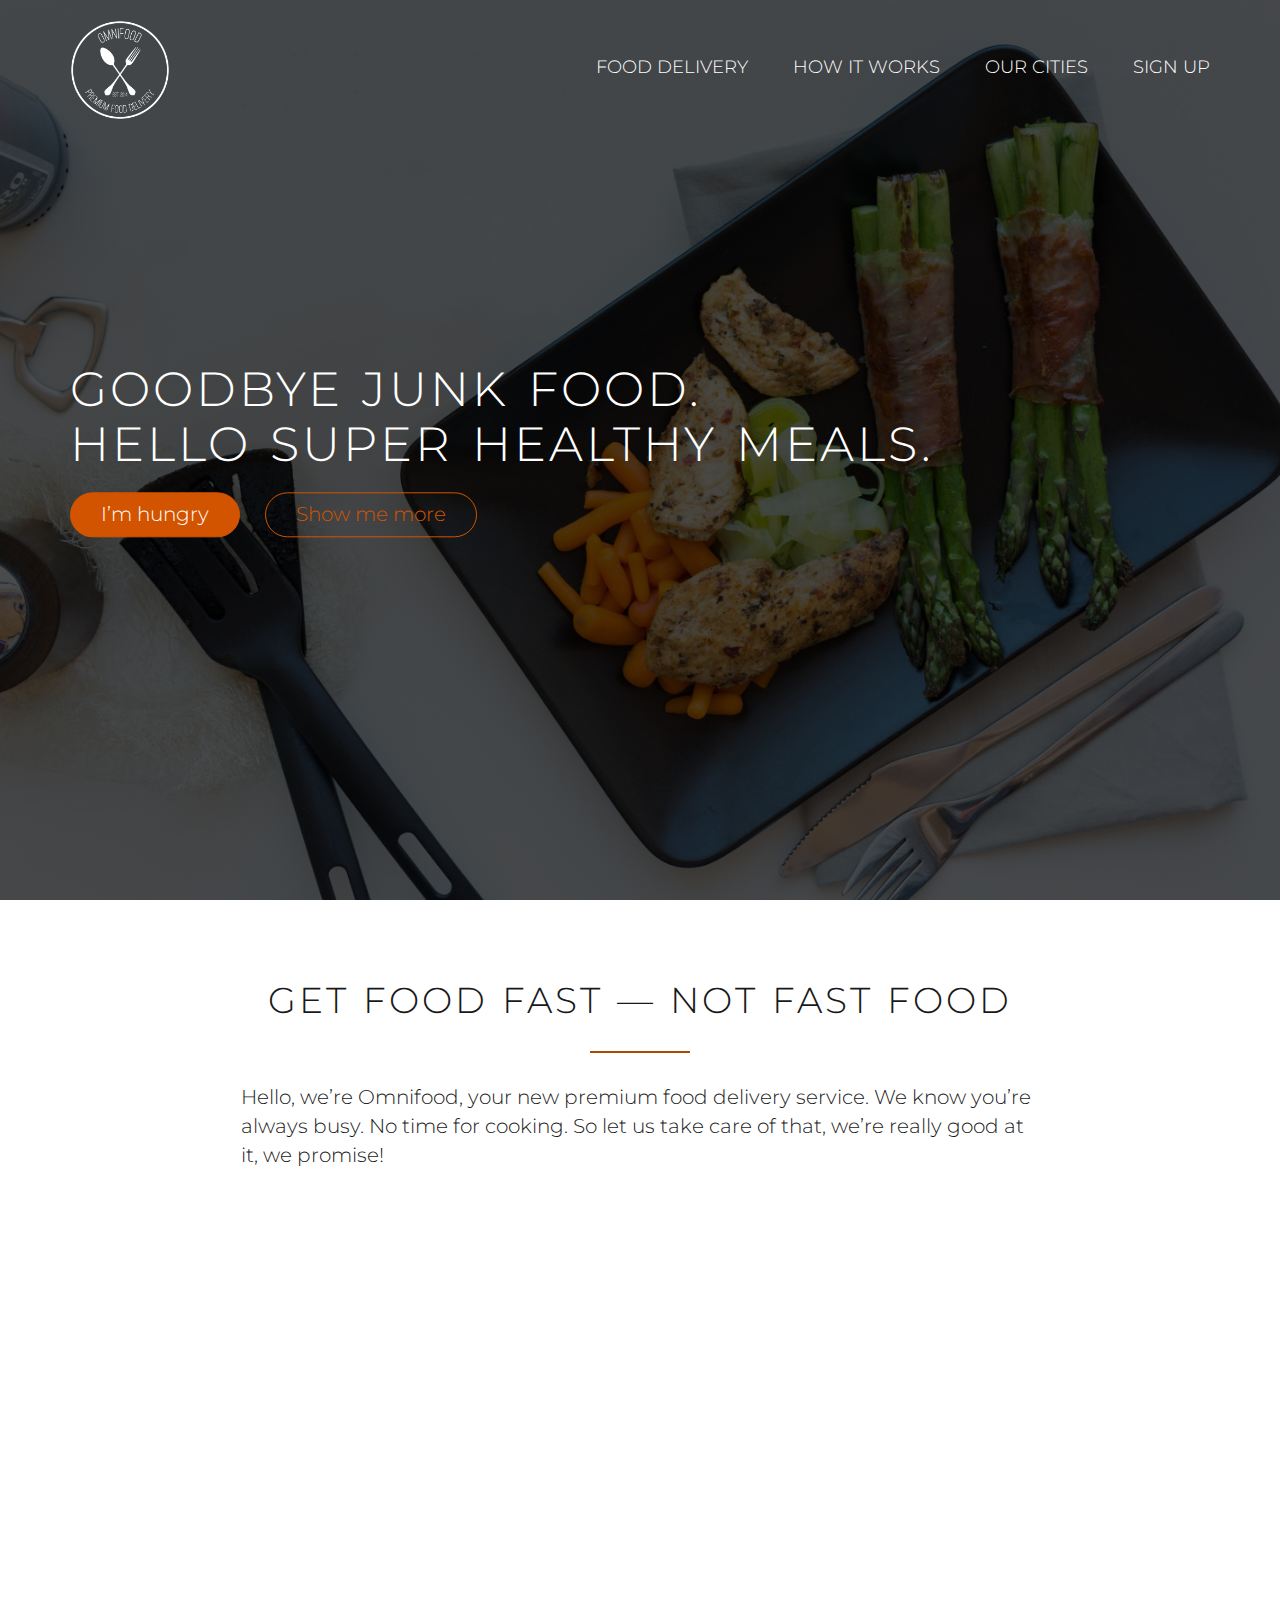
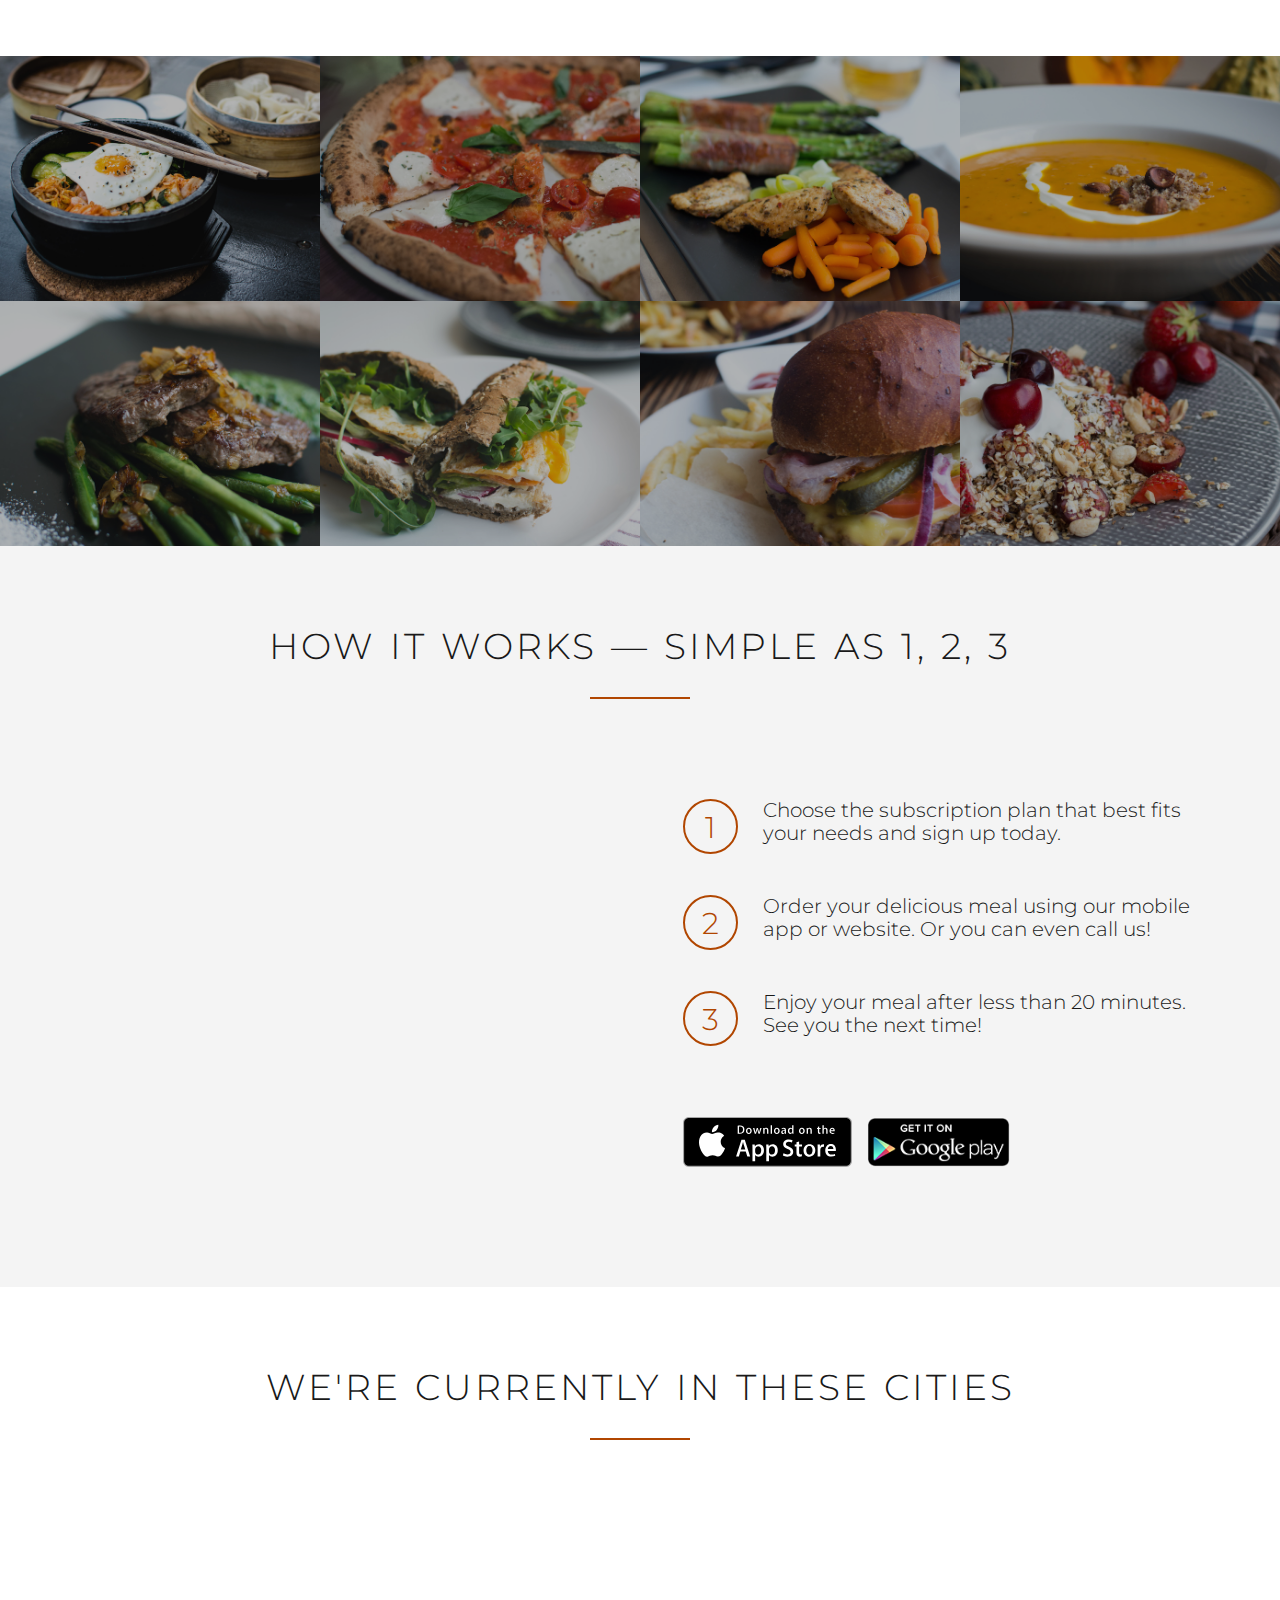
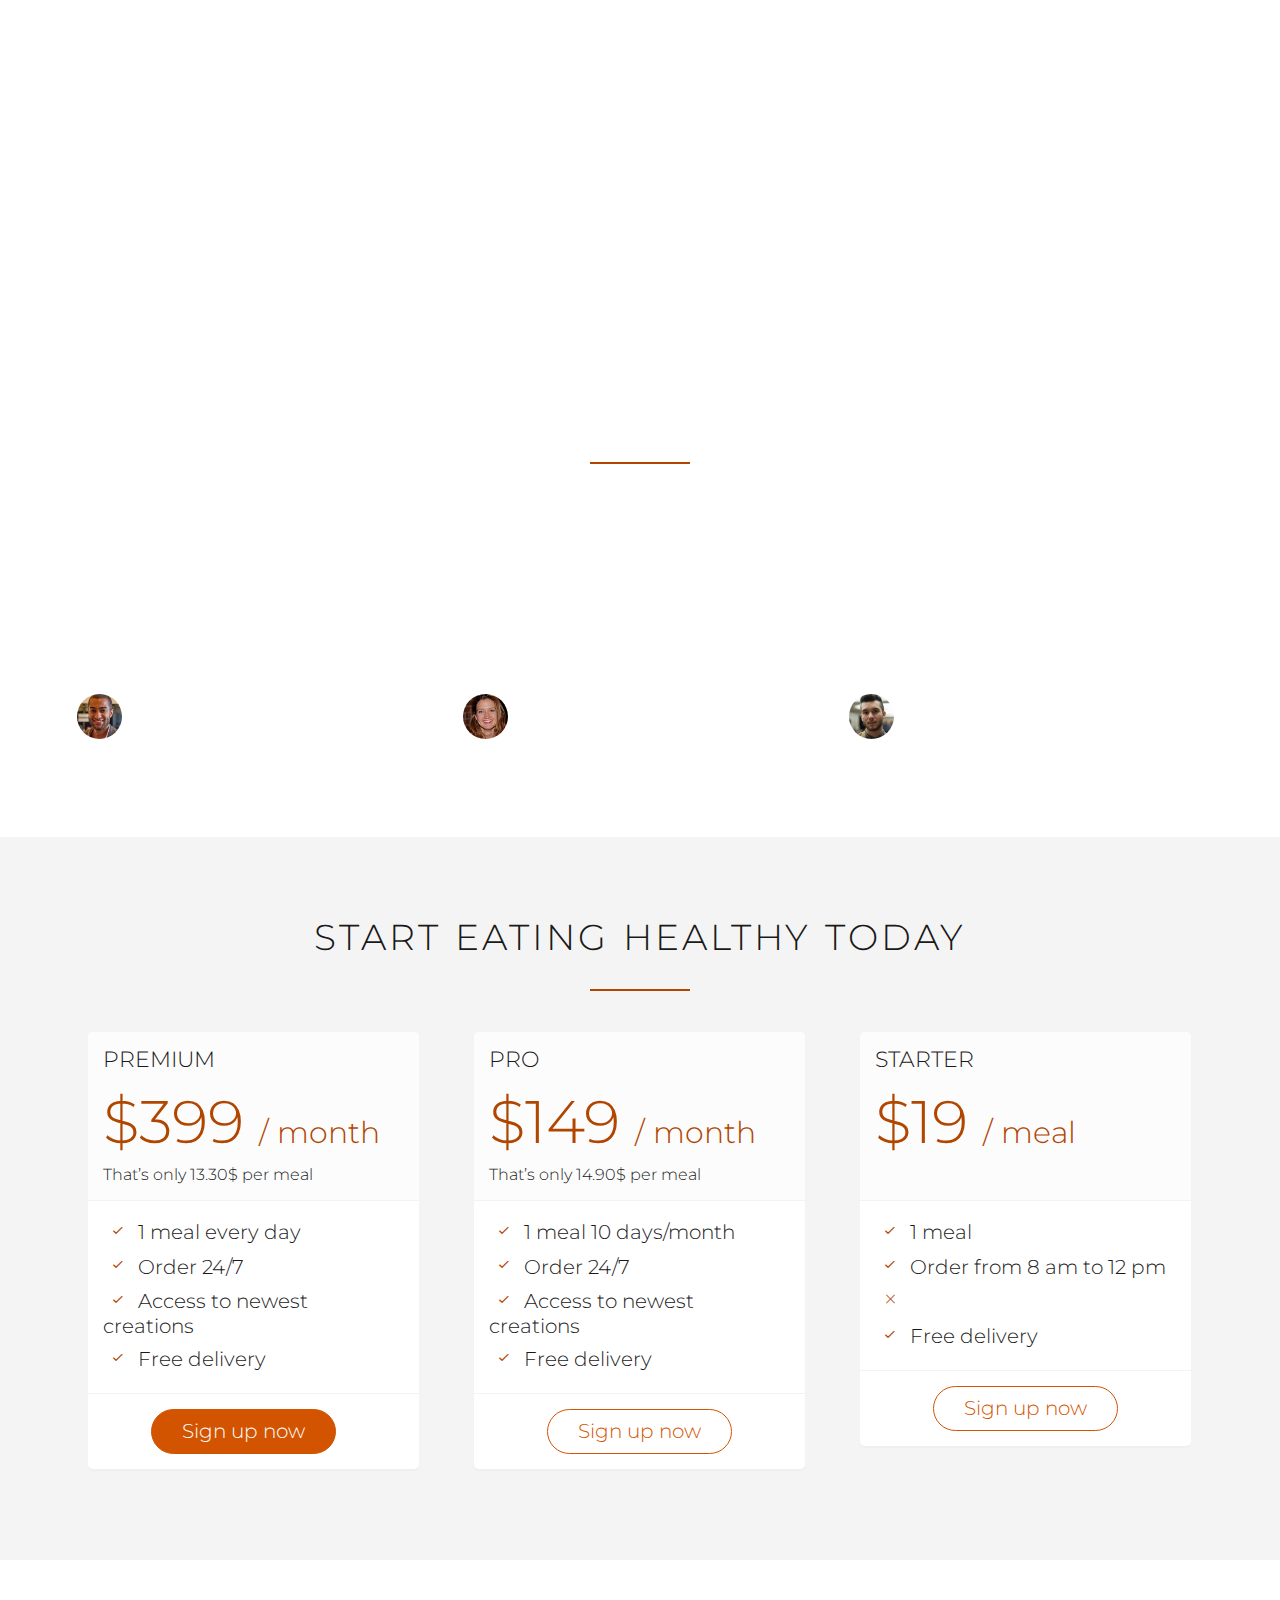
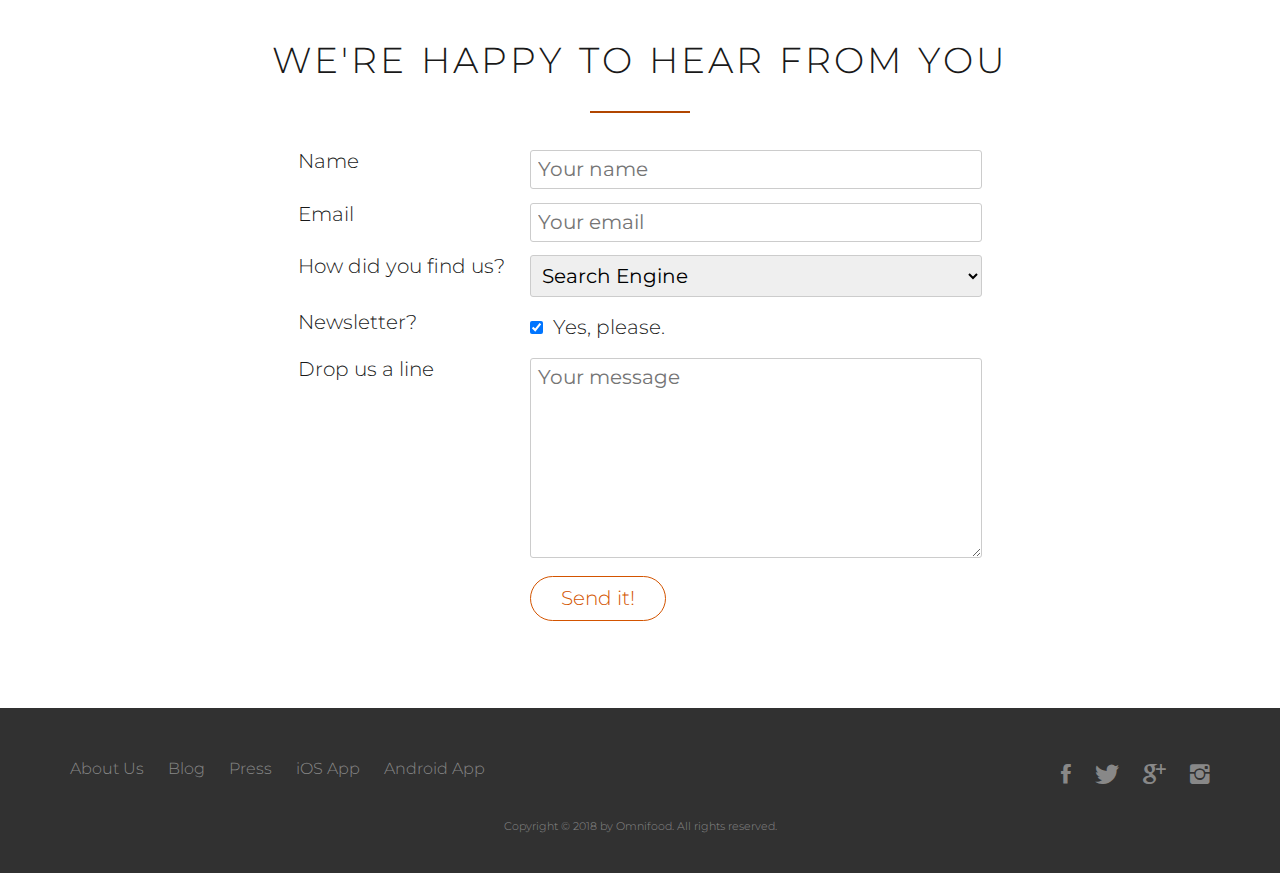
<file: index.html>
<!DOCTYPE html>
<html lang="en">
	<head>
		<meta charset="utf-8">
		<meta http-equiv="X-UA-Compatible" content="IE=edge">
		<meta name="viewport" content="width=device-width, initial-scale=1.0">
		<meta name="description" content="Omnifood is a premium food delivery service with the mission to bring affordable and healthy meals to as many people as possible.">
		<meta name="viewport" content="width=device-width, initial-scale=1">
		<link href="https://fonts.googleapis.com/css?family=Montserrat:300,400,600" rel="stylesheet">
		<link rel="stylesheet" type="text/css" href="vendors/css/normalize.css">
		<link rel="stylesheet" type="text/css" href="vendors/css/ionicons.min.css">
		<link rel="stylesheet" type="text/css" href="vendors/css/grid.css">
		<link rel="stylesheet" type="text/css" href="vendors/css/animate.css">
		<link rel="stylesheet" type="text/css" href="resources/css/style-min.css">
		<link rel="stylesheet" type="text/css" href="resources/css/queries.css">
		<title>Pleiades 2018</title>

		<link rel="apple-touch-icon" sizes="180x180" href="http://localhost/~ronyortiz/training2017/killerweb/resources/favicons/apple-touch-icon.png">
		<link rel="icon" type="image/png" sizes="32x32" href="http://localhost/~ronyortiz/training2017/killerweb/resources/favicons/favicon-32x32.png">
		<link rel="icon" type="image/png" sizes="16x16" href="http://localhost/~ronyortiz/training2017/killerweb/resources/favicons/favicon-16x16.png">
		<link rel="manifest" href="http://localhost/~ronyortiz/training2017/killerweb/resources/favicons/site.webmanifest">
		<link rel="mask-icon" href="http://localhost/~ronyortiz/training2017/killerweb/resources/favicons/safari-pinned-tab.svg" color="#5bbad5">
		<link rel="shortcut icon" href="http://localhost/~ronyortiz/training2017/killerweb/resources/favicons/favicon.ico">
		<meta name="msapplication-TileColor" content="#da532c">
		<meta name="msapplication-config" content="/resources/favicons/browserconfig.xml">
		<meta name="theme-color" content="#ffffff">


	</head>
	<body>
		<!--[if lt IE 7]>
			<p class="browsehappy">You are using an <strong>outdated</strong> browser. Please <a href="#">upgrade your browser</a> to improve your experience.</p>
		<![endif]-->
		<header class="site-header">
			<nav>
				<div class="row">
					<a href="http://localhost/~ronyortiz/training2017/killerweb/">
						<img src="resources/img/logo-white.png" alt="Logo Fictional Company" class="logo">
						<img src="resources/img/logo.png" alt="Logo Fictional Company" class="logo-black">
					</a>
					<ul class="main-nav js--main-nav ">
						<li><a href="#features">Food delivery</a></li>
						<li><a href="#works">How it works</a></li>
						<li><a href="#cities">Our cities</a></li>
						<li><a href="#plans">Sign Up</a></li>
					</ul>
					<!-- Responsive Menu Link -->
					<a class="mobile-nav-icon js--nav-icon"><i class="ion-android-menu"></i></a></div>
			</nav>
			<div class="hero-text-box">
				<h1>Goodbye junk food. <br>Hello super healthy meals.</h1>
				<a class="btn btn-full js--scroll-to-plans" href="#">I’m hungry</a>
				<a class="btn btn-ghost js--scroll-to-start" href="#">Show me more</a>
			</div>
		</header>

		<!-- FEATURES -->
		<section class="section-features js--section-features" id="features">
			<div class="row">
				<h2>Get food fast &mdash; not fast food</h2>
				<p class="long-copy">Hello, we’re Omnifood, your new premium food delivery service. We know you’re always busy. No time for cooking. So let us take care of that, we’re really good at it, we promise!</p>
			</div>
			<!-- using the grid -->
			<div class="row js--wp-1">
				<div class="col span-1-of-4 box">
					<i class="ion-ios-infinite-outline icon-big"></i>
					<h3>Up to 365 days/year</h3>
					<p>Never cook again! We really mean that. Our subscription plans include up to 365 days/year coverage. You can also choose to order more flexibly if that's your style.</p>
				</div>
				<div class="col span-1-of-4 box">
					<i class="ion-ios-stopwatch-outline icon-big"></i>
					<h3>Ready in 20 minutes</h3>
					<p>You're only twenty minutes away from your delicious and super healthy meals delivered right to your home. We work with the best chefs in each town to ensure that you're 100% happy.</p>
				</div>
				<div class="col span-1-of-4 box">
					<i class="ion-ios-nutrition-outline icon-big"></i>
					<h3>100% organic</h3>
					<p>All our vegetables are fresh, organic and local. Animals are raised without added hormones or antibiotics. Good for your health, the environment, and it also tastes better!</p>
				</div>
				<div class="col span-1-of-4 box">
					<i class="ion-ios-cart-outline icon-big"></i>
					<h3>Order anything</h3>
					<p>We don't limit your creativity, which means you can order whatever you feel like. You can also choose from our menu containing over 100 delicious meals. It's up to you!</p>
				</div>
			</div>
		</section><!-- class="section-features" -->

		<!-- MEALS -->
		<section class="section-meal">
			<h2 style="display: none">Meals</h2>
			<ul class="meals-showcase clearfix">
				<li>
					<figure class="meal-photo">
						<img src="resources/img/1.jpg" alt="Korean bibimbap with egg and vegetables">
					</figure>
				</li>
				<li>
					<figure class="meal-photo">
						<img src="resources/img/2.jpg" alt="Simple italian pizza with cherry tomatoes">
					</figure>
				</li>
				<li>
					<figure class="meal-photo">
						<img src="resources/img/3.jpg" alt="Chicken breast steak with vegetables">
					</figure>
				</li>
				<li>
					<figure class="meal-photo">
						<img src="resources/img/4.jpg" alt="Autumn pumpkin soup">
					</figure>
				</li>
			</ul>
			<ul class="meals-showcase clearfix">
				<li>
					<figure class="meal-photo">
						<img src="resources/img/5.jpg" alt="Paleo beef steak with vegetables">
					</figure>
				</li>
				<li>
					<figure class="meal-photo">
						<img src="resources/img/6.jpg" alt="Healthy baguette with egg and vegetables">
					</figure>
				</li>
				<li>
					<figure class="meal-photo">
						<img src="resources/img/7.jpg" alt="Burger with cheddar and bacon">
					</figure>
				</li>
				<li>
					<figure class="meal-photo">
						<img src="resources/img/8.jpg" alt="Granola with cherries and strawberries">
					</figure>
				</li>
			</ul>
		</section><!-- class="section-meal" -->

		<!-- STEPS -->
		<section class="section-steps" id="works">
			<div class="row">
				<h2>How it works &mdash; Simple as 1, 2, 3</h2>
			</div><!-- class="row" -->
			<div class="row">
				<div class="col span-1-of-2 steps-box js--wp-2">
					<img src="resources/img/app-iPhone.png" alt="Omnifood app on iPhone" class="app-screen">
				</div>
				<div class="col span-1-of-2 steps-box">
					<div class="works-step">
						<div>1</div>
						<p>Choose the subscription plan that best fits your needs and sign up today.</p>
					</div><!-- class="works-step" -->
					<div class="works-step">
						<div>2</div>
						<p>Order your delicious meal using our mobile app or website. Or you can even call us!</p>
					</div><!-- class="works-step" -->
					<div class="works-step">
						<div>3</div>
						<p>Enjoy your meal after less than 20 minutes. See you the next time!</p>
					</div><!-- class="works-step" -->
					<a href="#" class="btn-app"><img src="resources/img/download-app.svg" alt="App Store Button"></a>
					<a href="#" class="btn-app"><img src="resources/img/download-app-android.png" alt="Play Store Button"></a>
				</div><!-- class="col span-1-of-2" -->
			</div><!-- class="row" -->
		</section><!-- class="section-meal" -->

		<!-- CITIES -->
		<section class="section-cities" id="cities">
			<!-- titles -->
			<div class="row">
				<h2>We're currently in these cities</h2>
			</div>
			<!-- 4 cities -->
			<div class="row js--wp-3">

				<div class="col span-1-of-4 box">
					<img src="resources/img/lisbon-3.jpg" alt="Lisbon">
					<h3>Lisbon</h3>
					<div class="city-feature">
						<i class="ion-ios-person icon-small"></i>
						1600+ happy eaters
					</div><!-- class="city-feature" -->
					<div class="city-chef">
						<i class="ion-ios-star icon-small"></i>
						60+ top chefs
					</div><!-- class="city-feature" -->
					<div class="city-twitter">
						<i class="ion-social-twitter icon-small"></i>
						<a href="#">@omnifood_lx</a>
					</div><!-- class="city-feature" -->
				</div><!-- class="col span-1-of-4 box" -->

				<div class="col span-1-of-4 box">
					<img src="resources/img/san-francisco.jpg" alt="San Francisco">
					<h3>San Francisco</h3>
					<div class="city-feature">
						<i class="ion-ios-person icon-small"></i>
						3700+ happy eaters
					</div><!-- class="city-feature" -->
					<div class="city-chef">
						<i class="ion-ios-star icon-small"></i>
						160+ top chefs
					</div><!-- class="city-feature" -->
					<div class="city-twitter">
						<i class="ion-social-twitter icon-small"></i>
						<a href="#">@omnifood_sf</a>
					</div><!-- class="city-feature" -->
				</div><!-- class="col span-1-of-4 box" -->

				<div class="col span-1-of-4 box">
					<img src="resources/img/berlin.jpg" alt="Berlin">
					<h3>Berlin</h3>
					<div class="city-feature">
						<i class="ion-ios-person icon-small"></i>
						2300+ happy eaters
					</div><!-- class="city-feature" -->
					<div class="city-chef">
						<i class="ion-ios-star icon-small"></i>
						110+ top chefs
					</div><!-- class="city-feature" -->
					<div class="city-twitter">
						<i class="ion-social-twitter icon-small"></i>
						<a href="#">@omnifood_berlin</a>
					</div><!-- class="city-feature" -->
				</div><!-- class="col span-1-of-4 box" -->

				<div class="col span-1-of-4 box">
					<img src="resources/img/london.jpg" alt="London">
					<h3>London</h3>
					<div class="city-feature">
						<i class="ion-ios-person icon-small"></i>
						1200+ happy eaters
					</div><!-- class="city-feature" -->
					<div class="city-chef">
						<i class="ion-ios-star icon-small"></i>
						50+ top chefs
					</div><!-- class="city-feature" -->
					<div class="city-twitter">
						<i class="ion-social-twitter icon-small"></i>
						<a href="#">@omnifood_london</a>
					</div><!-- class="city-feature" -->
				</div><!-- class="col span-1-of-4 box" -->
			</div><!-- class="row" -->
		</section><!-- class="section-cities" -->

		<!-- TESTIMONIALS -->
		<section class="section-testimonials">
			<div class="row">
				<h2>Our customers can't live without us</h2>
			</div><!-- class="row" -->

			<div class="row">
				<div class="col span-1-of-3">
					<blockquote>
						Omnifood is just awesome! I just launched a startup which leaves me with no time for cooking, so Omnifood is a life-saver.
						Now that I got used to it, I couldn't live without my daily meals!
						<cite>
							<img src="resources/img/customer-1.jpg" alt="Arberto Duncan">Alberto Duncan</cite>
					</blockquote>
				</div>
				<div class="col span-1-of-3">
					<blockquote>
						Inexpensive, healthy and great-tasting meals, delivered right to my home. We have lots of food delivery here in Lisbon, but
						no one comes even close to Omifood. Me and my family are so in love!
						<cite>
							<img src="resources/img/customer-2.jpg" alt="Joana Silva">Joana Silva</cite>
					</blockquote>
				</div>
				<div class="col span-1-of-3">
					<blockquote>
						I was looking for a quick and easy food delivery service in San Franciso. I tried a lot of them and ended up with Omnifood.
						Best food delivery service in the Bay Area. Keep up the great work!
						<cite>
							<img src="resources/img/customer-3.jpg" alt="Milton Chapman">Milton Chapman</cite>
					</blockquote>
				</div>

			</div><!-- class="row" -->



		</section><!-- class="section-testimonials" -->

		<!-- PLANS -->
		<section class="section-plans js--section-plans" id="plans">
			<div class="row">
				<h2>Start eating healthy today</h2>
			</div>
			<div class="row">

				<div class="col span-1-of-3 js--wp-4">
					<div class="plan-box">
						<div>
							<h3>Premium</h3>
							<p class="plan-price">$399 <span>/ month</span></p>
							<p class="plan-price-meal">That’s only 13.30$ per meal</p>
						</div>
						<div>
							<ul>
								<li><i class="ion-ios-checkmark-empty icon-small"></i>1 meal every day</li>
								<li><i class="ion-ios-checkmark-empty icon-small"></i>Order 24/7</li>
								<li><i class="ion-ios-checkmark-empty icon-small"></i>Access to newest creations</li>
								<li><i class="ion-ios-checkmark-empty icon-small"></i>Free delivery</li>
							</ul>
						</div>
						<div>
							<a href="#" class="btn btn-full">Sign up now </a>
						</div>
					</div><!-- class="plan-box" -->
				</div><!-- class="col span-1-of-3" -->
				<div class="col span-1-of-3">
					<div class="plan-box">
						<div>
							<h3>Pro</h3>
							<p class="plan-price">$149 <span>/ month</span></p>
							<p class="plan-price-meal">That’s only 14.90$ per meal</p>
						</div>
						<div>
							<ul>
								<li><i class="ion-ios-checkmark-empty icon-small"></i>1 meal 10 days/month</li>
								<li><i class="ion-ios-checkmark-empty icon-small"></i>Order 24/7</li>
								<li><i class="ion-ios-checkmark-empty icon-small"></i>Access to newest creations</li>
								<li><i class="ion-ios-checkmark-empty icon-small"></i>Free delivery</li>
							</ul>
						</div>
						<div>
							<a href="#" class="btn btn-ghost">Sign up now </a>
						</div>
					</div><!-- class="plan-box" -->
				</div><!-- class="col span-1-of-3" -->
				<div class="col span-1-of-3">
					<div class="plan-box">
						<div>
							<h3>Starter</h3>
							<p class="plan-price">$19 <span>/ meal</span></p>
							<p class="plan-price-meal hidden">&nbsp;</p>
						</div>
						<div>
							<ul>
								<li><i class="ion-ios-checkmark-empty icon-small"></i>1 meal</li>
								<li><i class="ion-ios-checkmark-empty icon-small"></i>Order from 8 am to 12 pm</li>
								<li><i class="ion-ios-close-empty icon-small"></i></li>
								<li><i class="ion-ios-checkmark-empty icon-small"></i>Free delivery</li>
							</ul>
						</div>
						<div>
							<a href="#" class="btn btn-ghost">Sign up now </a>
						</div>
					</div><!-- class="plan-box" -->
				</div><!-- class="col span-1-of-3" -->

			</div><!-- class="row" -->
		</section><!-- class="section-plans" -->

		<!-- SECTION FORM -->
		<section class="section-form">
			<div class="row">
				<h2>We're happy to hear from you</h2>
			</div>
			<!-- Form -->
			<div class="row">
				<form action="#" method="post" class="contact-form">

					<div class="row">
						<div class="col span-1-of-3">
							<label for="name">Name</label>
						</div>
						<div class="col span-2-of-3">
							<input type="text" name="name" id="name" placeholder="Your name" required>
						</div>
					</div><!-- class="row" -->

					<div class="row">
						<div class="col span-1-of-3">
							<label for="email">Email</label>
						</div>
						<div class="col span-2-of-3">
							<input type="email" name="email" id="email" placeholder="Your email" required>
						</div>
					</div><!-- class="row" -->

					<div class="row">
						<div class="col span-1-of-3">
							<label for="find-us">How did you find us?</label>
						</div>
						<div class="col span-2-of-3">
							<select name="find-us" id="find-us">
								<option value="friends">Friends</option>
								<option value="search-engine" selected>Search Engine</option>
								<option value="social-media">Social Media</option>
								<option value="other">Other</option>
							</select>
						</div>
					</div><!-- class="row" -->

					<div class="row">
						<div class="col span-1-of-3">
							<label for="newsletter">Newsletter?</label>
						</div>
						<div class="col span-2-of-3">
							<input type="checkbox" name="newsletter" id="newsletter" checked> Yes, please.
						</div>
					</div><!-- class="row" -->

					<div class="row">
						<div class="col span-1-of-3">
							<label for="message">Drop us a line</label>
						</div>
						<div class="col span-2-of-3">
							<textarea name="message" id="message" placeholder="Your message" cols="30" rows="10"></textarea>
						</div>
					</div><!-- class="row" -->

					<div class="row">
						<div class="col span-1-of-3">
							<label>&nbsp;</label>
						</div>
						<div class="col span-2-of-3">
							<input type="submit" value="Send it!">
						</div>
					</div><!-- class="row" -->

				</form>
			</div>
		</section><!-- class="section-form" -->

		<!-- FOOTER -->
		<footer>
			<div class="row">
				<div class="col span-2-of-3">
					<!-- Site Map -->
					<ul class="footer-nav">
						<li><a href="#">About Us</a></li>
						<li><a href="#">Blog</a></li>
						<li><a href="#">Press</a></li>
						<li><a href="#">iOS App</a></li>
						<li><a href="#">Android App</a></li>
					</ul>
				</div>
				<!-- Social Media -->
				<div class="col span-1-of-3">
					<ul class="social-links">
						<li><a href="#"><i class="ion-social-facebook"></i></a></li>
						<li><a href="#"><i class="ion-social-twitter"></i></a></li>
						<li><a href="#"><i class="ion-social-googleplus"></i></a></li>
						<li><a href="#"><i class="ion-social-instagram"></i></a></li>
					</ul>
				</div>
			</div><!-- class="row" -->

			<div class="row">
				<p>Copyright &copy; 2018 by Omnifood. All rights reserved.</p>
			</div><!-- class="row" -->

		</footer>

	<script src="https://ajax.googleapis.com/ajax/libs/jquery/3.3.1/jquery.min.js"></script>
	<script src="vendors/js/jquery.waypoints.min.js"></script>
	<script src="resources/js/script.js"></script>

	</body>
</html>
<!--

-->
</file>
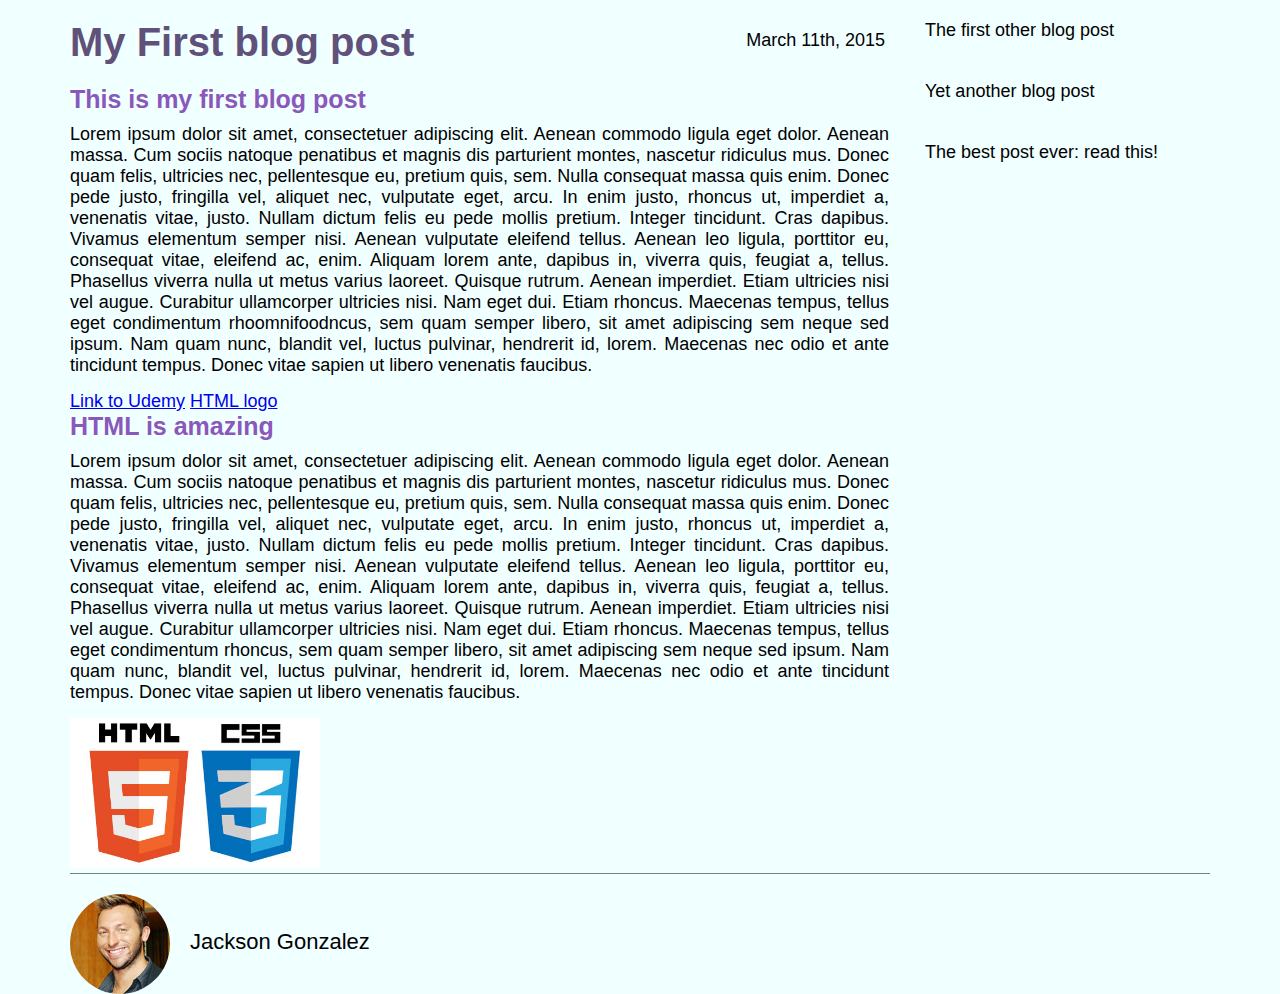
<file: sandbox/index.html>
<!DOCTYPE html>
    <head>
        <meta charset="utf-8">
        <meta http-equiv="X-UA-Compatible" content="IE=edge">
        <title>My First Blogpost</title>
        <meta name="description" content="">
        <meta name="viewport" content="width=device-width, initial-scale=1">
        <link rel="stylesheet" href="style.css">
    </head>
    <body>
    <div class="container">
        
        <div class="blog-post">
            <h1>My First blog post</h1>
            <p class="date">March 11th, 2015</p>
            <h2>This is my first blog post</h2>
            <p class="main-text">
                 Lorem ipsum dolor sit amet, consectetuer adipiscing elit. Aenean commodo ligula eget dolor. Aenean massa. Cum sociis natoque
                penatibus et magnis dis parturient montes, nascetur ridiculus mus. Donec quam felis, ultricies nec, pellentesque eu, pretium
                quis, sem. Nulla consequat massa quis enim. Donec pede justo, fringilla vel, aliquet nec, vulputate eget, arcu. In enim justo,
                rhoncus ut, imperdiet a, venenatis vitae, justo. Nullam dictum felis eu pede mollis pretium. Integer tincidunt. Cras dapibus.
                Vivamus elementum semper nisi. Aenean vulputate eleifend tellus. Aenean leo ligula, porttitor eu, consequat vitae, eleifend
                ac, enim. Aliquam lorem ante, dapibus in, viverra quis, feugiat a, tellus. Phasellus viverra nulla ut metus varius laoreet.
                Quisque rutrum. Aenean imperdiet. Etiam ultricies nisi vel augue. Curabitur ullamcorper ultricies nisi. Nam eget dui. Etiam
                rhoncus. Maecenas tempus, tellus eget condimentum rhoomnifoodncus, sem quam semper libero, sit amet adipiscing sem neque
                sed ipsum. Nam quam nunc, blandit vel, luctus pulvinar, hendrerit id, lorem. Maecenas nec odio et ante tincidunt tempus.
                Donec vitae sapien ut libero venenatis faucibus.


            </p><!-- class="main-text" -->
            <a href="http://www.udemy.com" target="_blank">Link to Udemy</a>
            <a href="logo.jpg" target="_blank">HTML logo</a>

            <h2>HTML is amazing</h2>
            <p class="main-text">
                Lorem ipsum dolor sit amet, consectetuer adipiscing elit. Aenean commodo ligula eget dolor. Aenean massa. Cum sociis natoque
                penatibus et magnis dis parturient montes, nascetur ridiculus mus. Donec quam felis, ultricies nec, pellentesque eu,
                pretium quis, sem. Nulla consequat massa quis enim. Donec pede justo, fringilla vel, aliquet nec, vulputate eget, arcu.
                In enim justo, rhoncus ut, imperdiet a, venenatis vitae, justo. Nullam dictum felis eu pede mollis pretium. Integer tincidunt.
                Cras dapibus. Vivamus elementum semper nisi. Aenean vulputate eleifend tellus. Aenean leo ligula, porttitor eu, consequat
                vitae, eleifend ac, enim. Aliquam lorem ante, dapibus in, viverra quis, feugiat a, tellus. Phasellus viverra nulla ut
                metus varius laoreet. Quisque rutrum. Aenean imperdiet. Etiam ultricies nisi vel augue. Curabitur ullamcorper ultricies
                nisi. Nam eget dui. Etiam rhoncus. Maecenas tempus, tellus eget condimentum rhoncus, sem quam semper libero, sit amet
                adipiscing sem neque sed ipsum. Nam quam nunc, blandit vel, luctus pulvinar, hendrerit id, lorem. Maecenas nec odio et
                ante tincidunt tempus. Donec vitae sapien ut libero venenatis faucibus.
            </p>
            <img src="logo.jpg" alt="The HTML5 logo">
        </div><!-- class="blog-post" -->

        <div class="other-posts">
            <div class="other">
                The first other blog post
            </div>
        
            <div class="other">
                Yet another blog post
            </div>
        
            <div class="other">
                The best post ever: read this!
            </div>
        </div>
        
        <div class="clearfix"></div>
        
        <div class="author-box">
            <img src="author.jpg" alt="Author photo">
            <p class="author-text">Jackson Gonzalez</p>
        </div>
        
    </div><!-- class="container" -->
        
    </body>
</html>
</file>
<file: vendors/css/grid.css>
/*  SECTIONS  ============================================================================= */

.section {
	clear: both;
	padding: 0px;
	margin: 0px;
}

/*  GROUPING  ============================================================================= */

.row {
    zoom: 1; /* For IE 6/7 (trigger hasLayout) */
}

.row:before,
.row:after {
    content:"";
    display:table;
}
.row:after {
    clear:both;
}

/*  GRID COLUMN SETUP   ==================================================================== */

.col {
	display: block;
	float:left;
	margin: 1% 0 1% 1.6%;
}

.col:first-child { margin-left: 0; } /* all browsers except IE6 and lower */


/*  REMOVE MARGINS AS ALL GO FULL WIDTH AT 480 PIXELS */

@media only screen and (max-width: 480px) {
	.col {
		/*margin: 1% 0 1% 0%;*/
        margin: 0;
	}
}


/*  GRID OF TWO   ============================================================================= */


.span-2-of-2 {
	width: 100%;
}

.span-1-of-2 {
	width: 49.2%;
}

/*  GO FULL WIDTH AT LESS THAN 480 PIXELS */

@media only screen and (max-width: 480px) {
	.span-2-of-2 {
		width: 100%;
	}
	.span-1-of-2 {
		width: 100%;
	}
}


/*  GRID OF THREE   ============================================================================= */


.span-3-of-3 {
	width: 100%;
}

.span-2-of-3 {
	width: 66.13%;
}

.span-1-of-3 {
	width: 32.26%;
}


/*  GO FULL WIDTH AT LESS THAN 480 PIXELS */

@media only screen and (max-width: 480px) {
	.span-3-of-3 {
		width: 100%;
	}
	.span-2-of-3 {
		width: 100%;
	}
	.span-1-of-3 {
		width: 100%;
	}
}

/*  GRID OF FOUR   ============================================================================= */


.span-4-of-4 {
	width: 100%;
}

.span-3-of-4 {
	width: 74.6%;
}

.span-2-of-4 {
	width: 49.2%;
}

.span-1-of-4 {
	width: 23.8%;
}


/*  GO FULL WIDTH AT LESS THAN 480 PIXELS */

@media only screen and (max-width: 480px) {
	.span-4-of-4 {
		width: 100%;
	}
	.span-3-of-4 {
		width: 100%;
	}
	.span-2-of-4 {
		width: 100%;
	}
	.span-1-of-4 {
		width: 100%;
	}
}


/*  GRID OF FIVE   ============================================================================= */


.span-5-of-5 {
	width: 100%;
}

.span-4-of-5 {
  	width: 79.68%;
}

.span-3-of-5 {
  	width: 59.36%;
}

.span-2-of-5 {
  	width: 39.04%;
}

.span-1-of-5 {
  	width: 18.72%;
}


/*  GO FULL WIDTH AT LESS THAN 480 PIXELS */

@media only screen and (max-width: 480px) {
	.span-5-of-5 {
		width: 100%;
	}
	.span-4-of-5 {
		width: 100%;
	}
	.span-3-of-5 {
		width: 100%;
	}
	.span-2-of-5 {
		width: 100%;
	}
	.span-1-of-5 {
		width: 100%;
	}
}


/*  GRID OF SIX   ============================================================================= */


.span-6-of-6 {
	width: 100%;
}

.span-5-of-6 {
  	width: 83.06%;
}

.span-4-of-6 {
  	width: 66.13%;
}

.span-3-of-6 {
  	width: 49.2%;
}

.span-2-of-6 {
  	width: 32.26%;
}

.span-1-of-6 {
  	width: 15.33%;
}


/*  GO FULL WIDTH AT LESS THAN 480 PIXELS */

@media only screen and (max-width: 480px) {
	.span-6-of-6 {
		width: 100%;
	}
	.span-5-of-6 {
		width: 100%;
	}
	.span-4-of-6 {
		width: 100%;
	}
	.span-3-of-6 {
		width: 100%;
	}
	.span-2-of-6 {
		width: 100%;
	}
	.span-1-of-6 {
		width: 100%;
	}
}



/*  GRID OF SEVEN   ============================================================================= */


.span-7-of-7 {
	width: 100%;
}

.span-6-of-7 {
	width: 85.48%;
}

.span-5-of-7 {
  	width: 70.97%;
}

.span-4-of-7 {
  	width: 56.45%;
}

.span-3-of-7 {
  	width: 41.94%;
}

.span-2-of-7 {
  	width: 27.42%;
}

.span-1-of-7 {
  	width: 12.91%;
}


/*  GO FULL WIDTH AT LESS THAN 480 PIXELS */

@media only screen and (max-width: 480px) {
	.span-7-of-7 {
		width: 100%;
	}
	.span-6-of-7 {
		width: 100%;
	}
	.span-5-of-7 {
		width: 100%;
	}
	.span-4-of-7 {
		width: 100%;
	}
	.span-3-of-7 {
		width: 100%;
	}
	.span-2-of-7 {
		width: 100%;
	}
	.span-1-of-7 {
		width: 100%;
	}
}


/*  GRID OF EIGHT   ============================================================================= */


.span-8-of-8 {
	width: 100%;
}

.span-7-of-8 {
	width: 87.3%;
}

.span-6-of-8 {
	width: 74.6%;
}

.span-5-of-8 {
	width: 61.9%;
}

.span-4-of-8 {
	width: 49.2%;
}

.span-3-of-8 {
	width: 36.5%;
}

.span-2-of-8 {
	width: 23.8%;
}

.span-1-of-8 {
	width: 11.1%;
}


/*  GO FULL WIDTH AT LESS THAN 480 PIXELS */

@media only screen and (max-width: 480px) {
	.span-8-of-8 {
		width: 100%;
	}
	.span-7-of-8 {
		width: 100%;
	}
	.span-6-of-8 {
		width: 100%;
	}
	.span-5-of-8 {
		width: 100%;
	}
	.span-4-of-8 {
		width: 100%;
	}
	.span-3-of-8 {
		width: 100%;
	}
	.span-2-of-8 {
		width: 100%;
	}
	.span-1-of-8 {
		width: 100%;
	}
}


/*  GRID OF NINE   ============================================================================= */


.span-9-of-9 {
	width: 100%;
}

.span-8-of-9 {
	width: 88.71%;
}

.span-7-of-9 {
	width: 77.42%;
}

.span-6-of-9 {
	width: 66.13%;
}

.span-5-of-9 {
	width: 54.84%;
}

.span-4-of-9 {
	width: 43.55%;
}

.span-3-of-9 {
	width: 32.26%;
}

.span-2-of-9 {
	width: 20.97%;
}

.span-1-of-9 {
	width: 9.68%;
}


/*  GO FULL WIDTH AT LESS THAN 480 PIXELS */

@media only screen and (max-width: 480px) {
	.span-9-of-9 {
		width: 100%;
	}
	.span-8-of-9 {
		width: 100%;
	}
	.span-7-of-9 {
		width: 100%;
	}
	.span-6-of-9 {
		width: 100%;
	}
	.span-5-of-9 {
		width: 100%;
	}
	.span-4-of-9 {
		width: 100%;
	}
	.span-3-of-9 {
		width: 100%;
	}
	.span-2-of-9 {
		width: 100%;
	}
	.span-1-of-9 {
		width: 100%;
	}
}


/*  GRID OF TEN   ============================================================================= */


.span-10-of-10 {
	width: 100%;
}

.span-9-of-10 {
	width: 89.84%;
}

.span-8-of-10 {
	width: 79.68%;
}

.span-7-of-10 {
	width: 69.52%;
}

.span-6-of-10 {
	width: 59.36%;
}

.span-5-of-10 {
	width: 49.2%;
}

.span-4-of-10 {
	width: 39.04%;
}

.span-3-of-10 {
	width: 28.88%;
}

.span-2-of-10 {
	width: 18.72%;
}

.span-1-of-10 {
	width: 8.56%;
}


/*  GO FULL WIDTH AT LESS THAN 480 PIXELS */

@media only screen and (max-width: 480px) {
	.span-10-of-10 {
		width: 100%;
	}
	.span-9-of-10 {
		width: 100%;
	}
	.span-8-of-10 {
		width: 100%;
	}
	.span-7-of-10 {
		width: 100%;
	}
	.span-6-of-10 {
		width: 100%;
	}
	.span-5-of-10 {
		width: 100%;
	}
	.span-4-of-10 {
		width: 100%;
	}
	.span-3-of-10 {
		width: 100%;
	}
	.span-2-of-10 {
		width: 100%;
	}
	.span-1-of-10 {
		width: 100%;
	}
}


/*  GRID OF ELEVEN   ============================================================================= */

.span-11-of-11 {
	width: 100%;
}

.span-10-of-11 {
	width: 90.76%;
}

.span-9-of-11 {
	width: 81.52%;
}

.span-8-of-11 {
	width: 72.29%;
}

.span-7-of-11 {
	width: 63.05%;
}

.span-6-of-11 {
	width: 53.81%;
}

.span-5-of-11 {
	width: 44.58%;
}

.span-4-of-11 {
	width: 35.34%;
}

.span-3-of-11 {
	width: 26.1%;
}

.span-2-of-11 {
	width: 16.87%;
}

.span-1-of-11 {
	width: 7.63%;
}


/*  GO FULL WIDTH AT LESS THAN 480 PIXELS */

@media only screen and (max-width: 480px) {
	.span-11-of-11 {
		width: 100%;
	}
	.span-10-of-11 {
		width: 100%;
	}
	.span-9-of-11 {
		width: 100%;
	}
	.span-8-of-11 {
		width: 100%;
	}
	.span-7-of-11 {
		width: 100%;
	}
	.span-6-of-11 {
		width: 100%;
	}
	.span-5-of-11 {
		width: 100%;
	}
	.span-4-of-11 {
		width: 100%;
	}
	.span-3-of-11 {
		width: 100%;
	}
	.span-2-of-11 {
		width: 100%;
	}
	.span-1-of-11 {
		width: 100%;
	}
}


/*  GRID OF TWELVE   ============================================================================= */

.span-12-of-12 {
	width: 100%;
}

.span-11-of-12 {
	width: 91.53%;
}

.span-10-of-12 {
	width: 83.06%;
}

.span-9-of-12 {
	width: 74.6%;
}

.span-8-of-12 {
	width: 66.13%;
}

.span-7-of-12 {
	width: 57.66%;
}

.span-6-of-12 {
	width: 49.2%;
}

.span-5-of-12 {
	width: 40.73%;
}

.span-4-of-12 {
	width: 32.26%;
}

.span-3-of-12 {
	width: 23.8%;
}

.span-2-of-12 {
	width: 15.33%;
}

.span-1-of-12 {
	width: 6.86%;
}


/*  GO FULL WIDTH AT LESS THAN 480 PIXELS */

@media only screen and (max-width: 480px) {
	.span-12-of-12 {
		width: 100%;
	}
	.span-11-of-12 {
		width: 100%;
	}
	.span-10-of-12 {
		width: 100%;
	}
	.span-9-of-12 {
		width: 100%;
	}
	.span-8-of-12 {
		width: 100%;
	}
	.span-7-of-12 {
		width: 100%;
	}
	.span-6-of-12 {
		width: 100%;
	}
	.span-5-of-12 {
		width: 100%;
	}
	.span-4-of-12 {
		width: 100%;
	}
	.span-3-of-12 {
		width: 100%;
	}
	.span-2-of-12 {
		width: 100%;
	}
	.span-1-of-12 {
		width: 100%;
	}
}
</file>
<file: resources/css/style-min.css>
*{margin:0;padding:0;-webkit-box-sizing:border-box;box-sizing:border-box}html,body{background-color:#FFF;color:#191919;font-family:Montserrat,sans-serif;font-weight:300;font-size:20px;text-rendering:optimizeLegibility;overflow-x:hidden}.clearfix{zoom:1}.clearfix:after{content:'.';clear:both;display:block;height:0;visibility:hidden}:focus{outline:none}.row{max-width:1140px;margin:0 auto}section{padding:80px 0}.box{padding:1%}.icon-big{font-size:350%;display:block;color:#b14600;margin-bottom:10px}.icon-small{display:inline-block;width:30px;text-align:center;color:#b14600;font-size:120%;line-height:120%;vertical-align:middle;margin-top:-5px;margin-right:5px}a:link,a:visited{color:#b14600;text-decoration:none;padding-bottom:1px;border-bottom:1px solid #b14600;-webkit-transition:border-bottom 0.2s,color .2s;transition:border-bottom 0.2s,color .2s}a:hover,a:active{color:#555;border-bottom:1px solid transparent}.btn:link,.btn:visited,input[type=submit]{display:inline-block;padding:10px 30px;font-weight:300;text-decoration:none;border-radius:200px;-webkit-transition:background-color 0.2s,border 0.2s,color .2s;transition:background-color 0.2s,border 0.2s,color .2s;cursor:pointer;background-color:transparent}.btn-full:link,.btn-full:visited{background-color:#d35400;border:1px solid #d35400;color:#FFF;margin-right:20px}.btn-ghost:link,.btn-ghost:visited,input[type=submit]{border:1px solid #d35400;color:#d35400}.btn:hover,.btn:active,input[type=submit]:hover,input[type=submit]:active{background-color:#b14600}.btn-full:hover,.btn-full:active{border:1px solid #b14600;outline:none}.btn-ghost:hover,.btn-ghost:active,input[type=submit]:hover,input[type=submit]:active{border:1px solid #b14600;color:#FFF;outline:none}header{background-image:-webkit-gradient(linear,left top,left bottom,from(rgba(0,0,0,0.7)),to(rgba(0,0,0,0.7))),url(img/hero.jpg);background-image:linear-gradient(rgba(0,0,0,0.7),rgba(0,0,0,0.7)),url(img/hero-min.jpg);background-size:cover;background-position:center;height:100vh;background-attachment:fixed}.hero-text-box{position:absolute;width:1140px;top:50%;left:50%;-webkit-transform:translate(-50%,-50%);transform:translate(-50%,-50%)}h1,h2,h3{font-weight:300;text-transform:uppercase}h1{margin-top:0;margin-bottom:20px;color:#FFF;font-size:240%;word-spacing:4px;letter-spacing:3px}.section-features .long-copy{margin-bottom:20px}h2{font-size:180%;word-spacing:2px;text-align:center;margin-bottom:30px;letter-spacing:3px}h2:after{display:block;height:2px;background-color:#b14600;content:" ";width:100px;margin:30px auto 0}h3{font-size:110%;margin-bottom:15px}.long-copy{line-height:145%;width:70%;margin-left:15%}.box p{font-size:90%;line-height:145%}.logo{height:100px;width:auto;float:left;margin-top:20px}.logo-black{height:50px;width:auto;float:left;margin-top:5px;margin-bottom:5px;display:none}.mobile-nav-icon{float:right;margin-top:30px;cursor:pointer;display:none}.mobile-nav-icon i{font-size:200%;color:#FFF}.main-nav{float:right;list-style:none;margin-top:55px}.main-nav > li{display:inline-block;margin-left:40px}.main-nav li a:link,.main-nav li a:visited{padding:8px 0;color:#FFF;text-decoration:none;text-transform:uppercase;font-size:.9rem;border-bottom:2px solid transparent;-webkit-transition:border-bottom .2s;transition:border-bottom .2s}.main-nav li a:hover,.main-nav li a:active{border-bottom:2px solid #b14600}.sticky{position:fixed;top:0;left:0;background-color:rgba(255,255,255,0.98);width:100%;-webkit-box-shadow:0 1px 1px #EFEFEF;box-shadow:0 1px 1px #EFEFEF;z-index:1000}.sticky .main-nav{float:right;list-style:none;margin-top:18px}.sticky .main-nav li a:link,.sticky .main-nav li a:visited{padding:18px 0;color:#555}.sticky .logo{display:none}.sticky .logo-black{display:block}.section-meal{padding:0}.meals-showcase{list-style:none;width:100%}.meals-showcase li{display:block;float:left;width:25%}.meal-photo{width:100%;margin:0;overflow:hidden;background-color:#000}.meal-photo img{opacity:.7;width:100%;height:auto;-webkit-transform:scale(1.15);transform:scale(1.15);transition:opacity 0.5s,-webkit-transform .5s;-webkit-transition:opacity 0.5s,-webkit-transform .5s;transition:transform 0.5s,opacity .5s;transition:transform 0.5s,opacity 0.5s,-webkit-transform .5s}.meal-photo img:hover{-webkit-transform:scale(1.05);transform:scale(1.05);opacity:1}.section-steps{background-color:#F4F4F4}.steps-box:first-child{text-align:right;padding-right:3%;margin-top:30px}.steps-box:last-child{padding-left:3%;margin-top:70px}.app-screen{width:40%}.works-step{margin-bottom:50px}.works-step:last-of-type{margin-bottom:80px}.works-step div{color:#b14600;border:2px solid #b14600;display:inline-block;border-radius:50%;height:55px;width:55px;text-align:center;padding:10px 5px 5px;float:left;font-size:150%;margin-right:25px}.btn-app:link,.btn-app:visited{border:none}.btn-app img{height:50px;width:auto;margin-right:10px}.box img{width:100%;height:auto;margin-bottom:15px}.city-feature,.city-chef,.city-twitter{margin-bottom:5px}.section-testimonials{background-image:-webkit-gradient(linear,left top,left bottom,from(rgba(0,0,0,0.8)),to(rgba(0,0,0,0.8))),url(img/back-customers-min.jpg);background-image:linear-gradient(rgba(0,0,0,0.8),rgba(0,0,0,0.8)),url(img/back-customers.jpg);background-size:cover;color:#FFF;background-attachment:fixed}blockquote{padding:2%;font-style:italic;line-height:145%;font-size:.8rem;position:relative;margin-top:40px}cite{font-size:90%;margin-top:25px;display:block}blockquote:before{content:"\201C";font-size:500%;display:block;position:absolute;top:-5px;left:-5px}cite img{height:45px;border-radius:50%;margin-right:10px;vertical-align:middle}.section-plans{background-color:#F4F4F4}.plan-box{background-color:#FFF;border-radius:5px;width:90%;margin-left:5%;-webkit-box-shadow:0 2px 2px #f0efef;box-shadow:0 2px 2px #f0efef}.plan-box div{padding:15px;border-bottom:1px solid #f3f3f3}.plan-box div:first-child{background-color:#FCFCFC;border-top-left-radius:5px;border-top-right-radius:5px}.plan-box div:last-child{text-align:center;border:0}.plan-price{font-size:300%;margin-bottom:10px;font-weight:300;color:#b14600}.plan-price span{font-size:50%;font-weight:300}.plan-price-meal{font-size:80%}.plan-box ul{list-style:none}.plan-box ul li{padding:5px 0}.contact-form{width:60%;margin:0 auto}input[type="text"],input[type=email],select,textarea{width:100%;padding:7px;border-radius:3px;border:1px solid #CCC}textarea{height:200px}input[type=checkbox]{margin:10px 5px 10px 0}footer{background-color:#313131;padding:40px;font-size:80%}.footer-nav{list-style:none;float:left}.social-links{list-style:none;float:right}.footer-nav li,.social-links li{display:inline-block;margin-right:20px}.footer-nav li:last-child,.social-links li:last-child{margin-right:0}.footer-nav li a:link,.footer-nav li a:visited{text-decoration:none;border:0;color:#888;-webkit-transition:color .3s;transition:color .3s}.footer-nav li a:hover,.footer-nav li a:active,.social-links li a:hover,.social-links li a:active{color:#ddd}.social-links li a:link,.social-links li a:visited{text-decoration:none;border:0;color:#888;font-size:160%}.ion-social-facebook,.ion-social-twitter,.ion-social-googleplus,.ion-social-instagram{-webkit-transition:color .3s;transition:color .3s}.ion-social-facebook:hover{color:#3b5998}.ion-social-twitter:hover{color:#55acee}.ion-social-googleplus:hover{color:#dd4b39}.ion-social-instagram:hover{color:#8a3ab9}footer p{color:#888;text-align:center;font-size:70%;margin-top:20px}.js--wp-1,.js--wp-2,.js--wp-3{opacity:0;-webkit-animation-duration:1s;animation-duration:1s}.js--wp-4{-webkit-animation-duration:1s;animation-duration:1s}.js--wp-1.animated,.js--wp-2.animated,.js--wp-3.animated{opacity:1}
</file>
<file: resources/css/queries.css>
/*------------------------------*/
/* BIG TABLETS TO 1200px */
/*------------------------------*/
@media only screen and (max-width: 1200px) {
  .hero-text-box {
    width: 100%;
    padding: 0px 2%;
  }
  .row {
    padding: 0px 2%;
  }
} /* max-width: 1200px */

/*------------------------------*/
/* SMALL TABLETS to BIG TABLETS 767px to 1023px */
/*------------------------------*/
@media only screen and (max-width: 1023px) {
  body {
    font-size: 18px;
  }
  section {
    padding: 60px 0px;
  }
  .long-copy {
    line-height: 145%;
    width: 90%;
    margin-left: 5%;
  }
  .main-nav > li {
    margin-left: 30px;
  }
  .steps-box,
  .steps-box:first-child {
    margin-top: 10px;
  }
  .steps-box:last-child {
    margin-top: 10px;
  }
  .works-step {
    margin-bottom: 40px;
  }
  .works-step:last-of-type {
    margin-bottom: 60px;
  }
  .works-step p {
    font-size: 90%;
  }
  .app-screen { width: 55%; }

  .icon-small {
    width: 17px;
    margin-right: 5px;
  }
  .city-feature { font-size: 90%; }

  .plan-box {
    width: 100%;
    margin-left: 0%;
  }
  .plan-price {
    font-size: 220%;
  }
  .plan-box ul li {
    font-size: 90%;
  }

  .contact-form {
    width: 80%;
  }

} /* max-width: 1023px */


/*------------------------------*/
/* SMALL PHONES TO SMALL TABLETS 481px to 767px
/*------------------------------*/
@media only screen and (max-width: 767px) {
  body { font-size: 16px; }
  section { padding: 30px 0px; }
  .row,
  .hero-text-box { padding: 0px 4%; }

  .col {
    width: 100%;
    margin: 0px 0px 4% 0px;
  }

  .main-nav { display: none; }
  .mobile-nav-icon {
    display: inline-block;
  }
  .main-nav {
    float: left;
    margin-top: 20px;
    margin-left: 25px;
  }
  .main-nav li {
    display: block;
  }
  .main-nav li a:link,
  .main-nav li a:visited {
    display: block;
    border: none;
    padding: 10px 0px;
    font-size: 100%;
  }

  /* STICKY NAV */

  .sticky .main-nav {
    margin-top: 10px;
    float: left;
  }
  .sticky .main-nav li a:link,
  .sticky .main-nav li a:visited {
    padding: 10px 0px;
  }
  .sticky .mobile-nav-icon {
    margin-top: 10px;
  }
  .sticky .mobile-nav-icon i {
    color: #555555;
  }




  h1 { font-size: 180%; }
  h2 { font-size: 150%; }
  .long-copy {
    width: 100%;
    margin-left: 0%;
  }

  .works-step div {
    height: 40px;
    width: 40px;
    margin-right: 15px;
    padding: 4px;
    font-size: 120%;
  }
  .works-step {
    margin-bottom: 40px;
  }
  .works-step:last-of-type {
    margin-bottom: 20px;
  }

  .steps-box:first-child {
    text-align: center;
    padding-right: 3%;
    margin-top: 30px;
    margin-bottom: 20px;
  }

  .app-screen { width: 40%; }

} /* max-width: 767px */


/*------------------------------*/
/* SMALL PHONES 0px to 480px */
/*------------------------------*/
@media only screen and (max-width: 480px) {
  section {
    padding: 20px 0px;
  }
  .contact-form {
    width: 100%;
  }
}
</file>
<file: sandbox/style.css>
* {
  margin: 0px;
  padding: 0px;
  box-sizing: border-box;
}
.clearfix {
  content= "";
  display: table;
  clear: both;
}
body {
  background-color: azure;
  font-family: "Helvetica Neue", arial, sans-serif;
  font-size: 18px;
}

h1, h2, p {

}
  
h1 {
  color: #60517a;
  font-size: 40px;
  margin-bottom: 20px;
}

h2 {
  color: rgb(138, 88, 187);
  font-size: 25px;
  margin-bottom: 10px;
}

.main-text {
  text-align: justify;
  margin-bottom: 15px;
}
.author-text {
  font-size: 22px;  
  float: left;
  margin-top: 35px;
  margin-left: 20px;
}

.container {
  width: 1140px;
  margin: 20px auto 0px;
}
.blog-post {
  width: 75%;
  float: left;
  padding-right: 2em;
  position: relative;
}
.other-posts {
  width: 25%;
  float: left;
}
.other {
  margin-bottom: 40px;
}
.author-box {
  border-top: 1px solid grey;
  padding-top: 20px ;
}
.author-box img {
  height: 100px;
  width: 100px;
  border-radius: 50%;
  float: left;
}

.blog-post img {
  height: 150px;
  width: auto;
}

.date {
  position: absolute;
  top: 10px;
  right: 40px;
}
</file>
